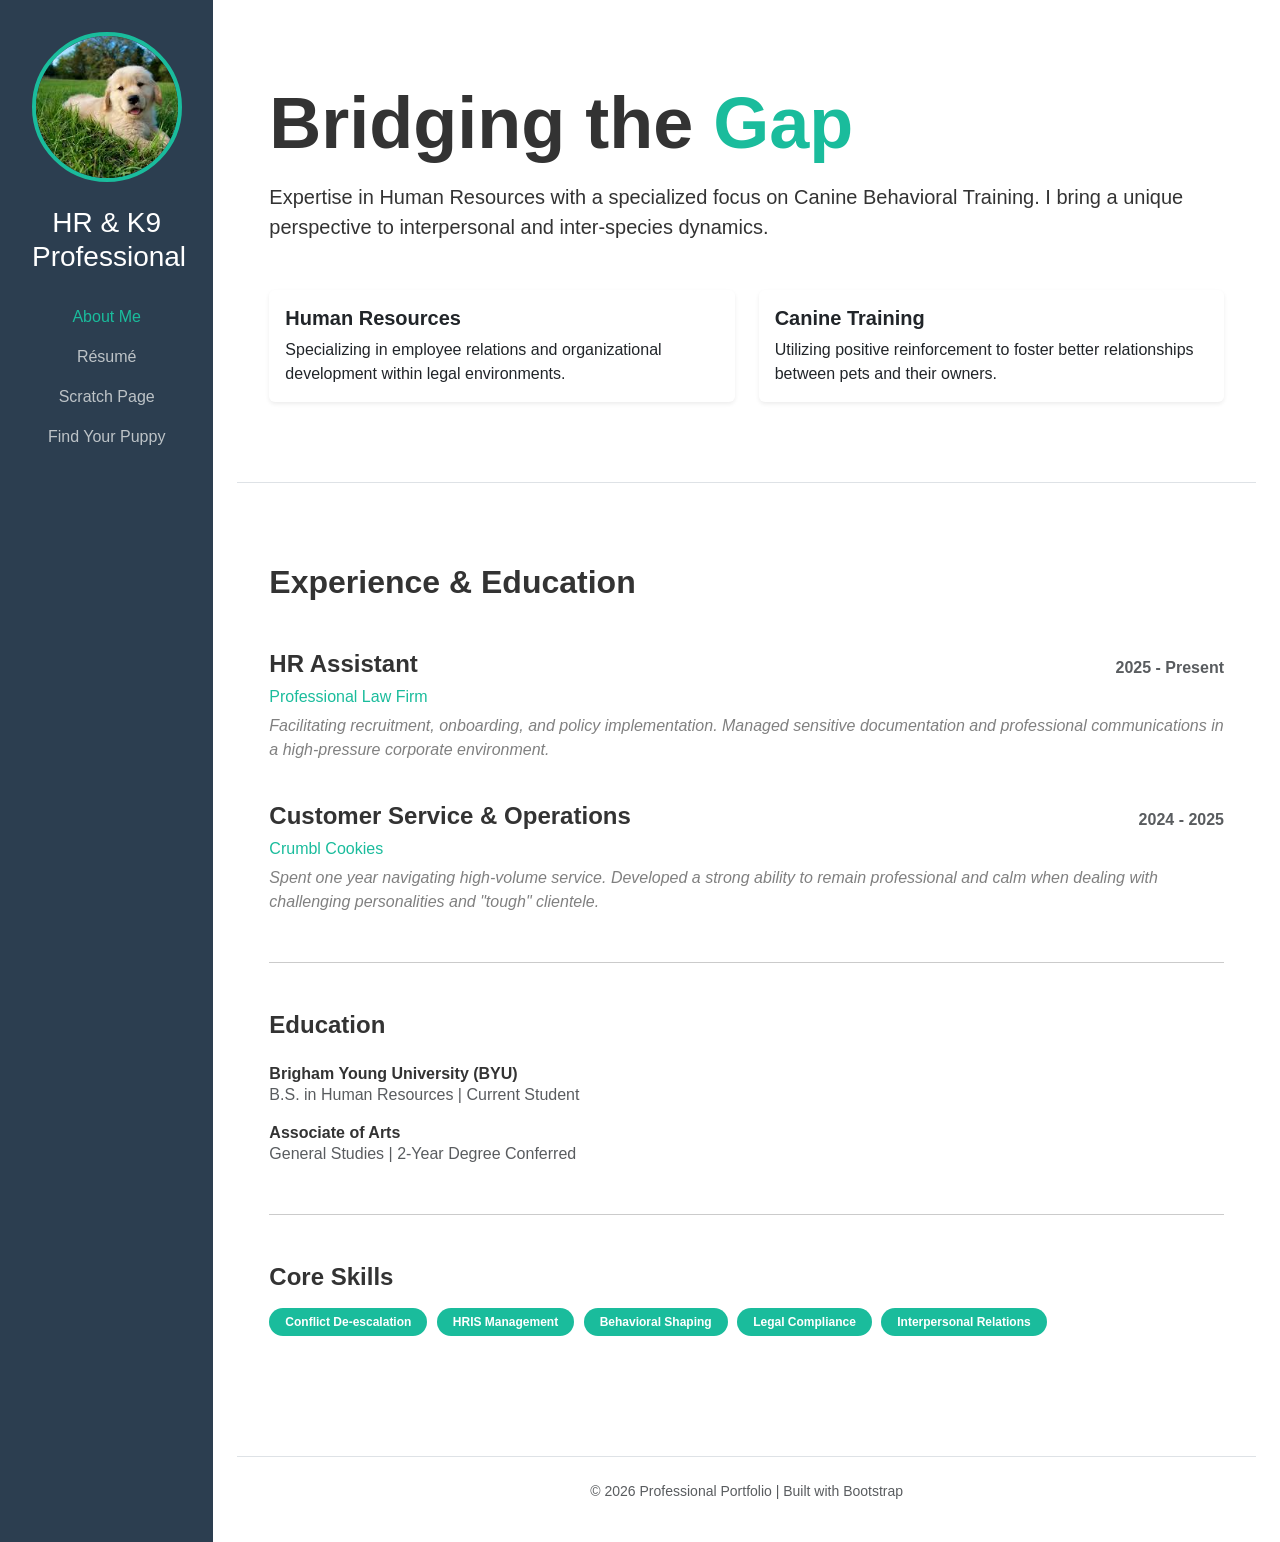
<file: index.html>
<!DOCTYPE html>
<html lang="en">
<head>
    <meta charset="UTF-8">
    <meta name="viewport" content="width=device-width, initial-scale=1.0">
    <title>Professional Portfolio | Dog Training & HR</title>
    <link href="https://cdn.jsdelivr.net/npm/bootstrap@5.3.0/dist/css/bootstrap.min.css" rel="stylesheet">
   <link rel="stylesheet" href="./css/Indexcss.css">
   <style>
        body {
            font-family: 'Segoe UI', Tahoma, Geneva, Verdana, sans-serif;
            color: #333;
        }
        /* Sidebar Styling */
        .sidebar {
            background-color: #2c3e50;
            color: white;
            min-height: 100vh;
            padding: 2rem;
            position: sticky;
            top: 0;
        }
        .sidebar .nav-link {
            color: #bdc3c7;
            padding: 0.5rem 0;
            font-weight: 500;
        }
        .sidebar .nav-link:hover, .sidebar .nav-link.active {
            color: #1abc9c;
        }
        .profile-img {
            width: 150px;
            height: 150px;
            object-fit: cover;
            border: 4px solid #1abc9c;
            margin-bottom: 1.5rem;
        }
        /* Main Content Styling */
        .content-section {
            padding: 5rem 2rem;
            border-bottom: 1px solid #dee2e6;
        }
        .accent-text {
            color: #1abc9c;
        }
        .resume-item {
            margin-bottom: 2.5rem;
        }
        .badge-custom {
            background-color: #1abc9c;
            color: white;
            margin-right: 5px;
        }
    </style>
</head>
<body>

<div class="container-fluid">
    <div class="row">
        <nav class="col-md-3 col-lg-2 d-md-block sidebar text-center">
            <div class="position-sticky">
                <img src="./puppy.jpg" class="rounded-circle profile-img" alt="Profile">
                <h3 class="mb-4">HR & K9 Professional</h3>
                <ul class="nav flex-column" class="font">
                    <li class="nav-item"><a class="nav-link active" href="#about">About Me</a></li>
                    <li class="nav-item"><a class="nav-link" href="#resume">Résumé</a></li>
                    <li class="nav-item"><a class="nav-link" href="./html/Scratch.html">Scratch Page</a></li>
                    <li class="nav-item"><a class="nav-link" href="./html/webapp.html">Find Your Puppy</a></li>

                </ul>
            </div>
        </nav>

        <main class="col-md-9 ms-sm-auto col-lg-10 px-md-4">
            
            <section id="about" class="content-section">
                <h1 class="display-2 fw-bold mb-3">Bridging the <span class="accent-text">Gap</span></h1>
                <p class="lead mb-4">
                    Expertise in Human Resources with a specialized focus on <strong>Canine Behavioral Training</strong>. 
                    I bring a unique perspective to interpersonal and inter-species dynamics.
                </p>
                <div class="row g-4 mt-2">
                    <div class="col-md-6">
                        <div class="card h-100 border-0 shadow-sm">
                            <div class="card-body">
                                <h5 class="card-title fw-bold">Human Resources</h5>
                                <p class="card-text">Specializing in employee relations and organizational development within legal environments.</p>
                            </div>
                        </div>
                    </div>
                    <div class="col-md-6">
                        <div class="card h-100 border-0 shadow-sm">
                            <div class="card-body">
                                <h5 class="card-title fw-bold">Canine Training</h5>
                                <p class="card-text">Utilizing positive reinforcement to foster better relationships between pets and their owners.</p>
                            </div>
                        </div>
                    </div>
                </div>
            </section>

            <section id="resume" class="content-section">
                <h2 class="mb-5 fw-bold">Experience & Education</h2>

                <div class="resume-item">
                    <div class="d-flex justify-content-between align-items-center">
                        <h4 class="fw-bold">HR Assistant</h4>
                        <span class="text-muted fw-bold">2025 - Present</span>
                    </div>
                    <h6 class="accent-text">Professional Law Firm</h6>
                    <p class="other">Facilitating recruitment, onboarding, and policy implementation. Managed sensitive documentation and professional communications in a high-pressure corporate environment.</p>
                </div>

                <div class="resume-item">
                    <div class="d-flex justify-content-between align-items-center">
                        <h4 class="fw-bold">Customer Service & Operations</h4>
                        <span class="text-muted fw-bold">2024 - 2025</span>
                    </div>
                    <h6 class="accent-text">Crumbl Cookies</h6>
                    <p class="other">Spent one year navigating high-volume service. Developed a strong ability to remain professional and calm when dealing with challenging personalities and "tough" clientele.</p>
                </div>

                <hr class="my-5">

                <div class="resume-item">
                    <h4 class="fw-bold">Education</h4>
                    <div class="mt-4">
                        <h6 class="mb-0 fw-bold">Brigham Young University (BYU)</h6>
                        <p class="text-muted">B.S. in Human Resources | Current Student</p>
                    </div>
                    <div class="mt-3">
                        <h6 class="mb-0 fw-bold">Associate of Arts</h6>
                        <p class="text-muted">General Studies | 2-Year Degree Conferred</p>
                    </div>
                </div>

                <hr class="my-5">

                <div class="resume-item">
                    <h4 class="fw-bold mb-3">Core Skills</h4>
                    <div>
                        <span class="badge rounded-pill badge-custom p-2 px-3">Conflict De-escalation</span>
                        <span class="badge rounded-pill badge-custom p-2 px-3">HRIS Management</span>
                        <span class="badge rounded-pill badge-custom p-2 px-3">Behavioral Shaping</span>
                        <span class="badge rounded-pill badge-custom p-2 px-3">Legal Compliance</span>
                        <span class="badge rounded-pill badge-custom p-2 px-3">Interpersonal Relations</span>
                    </div>
                </div>
            </section>

            <footer class="py-4">
                <p class="text-muted text-center small">&copy; 2026 Professional Portfolio | Built with Bootstrap</p>
            </footer>

        </main>
    </div>
</div>

<script src="https://cdn.jsdelivr.net/npm/bootstrap@5.3.0/dist/js/bootstrap.bundle.min.js"></script>
</body>
</html>
</file>
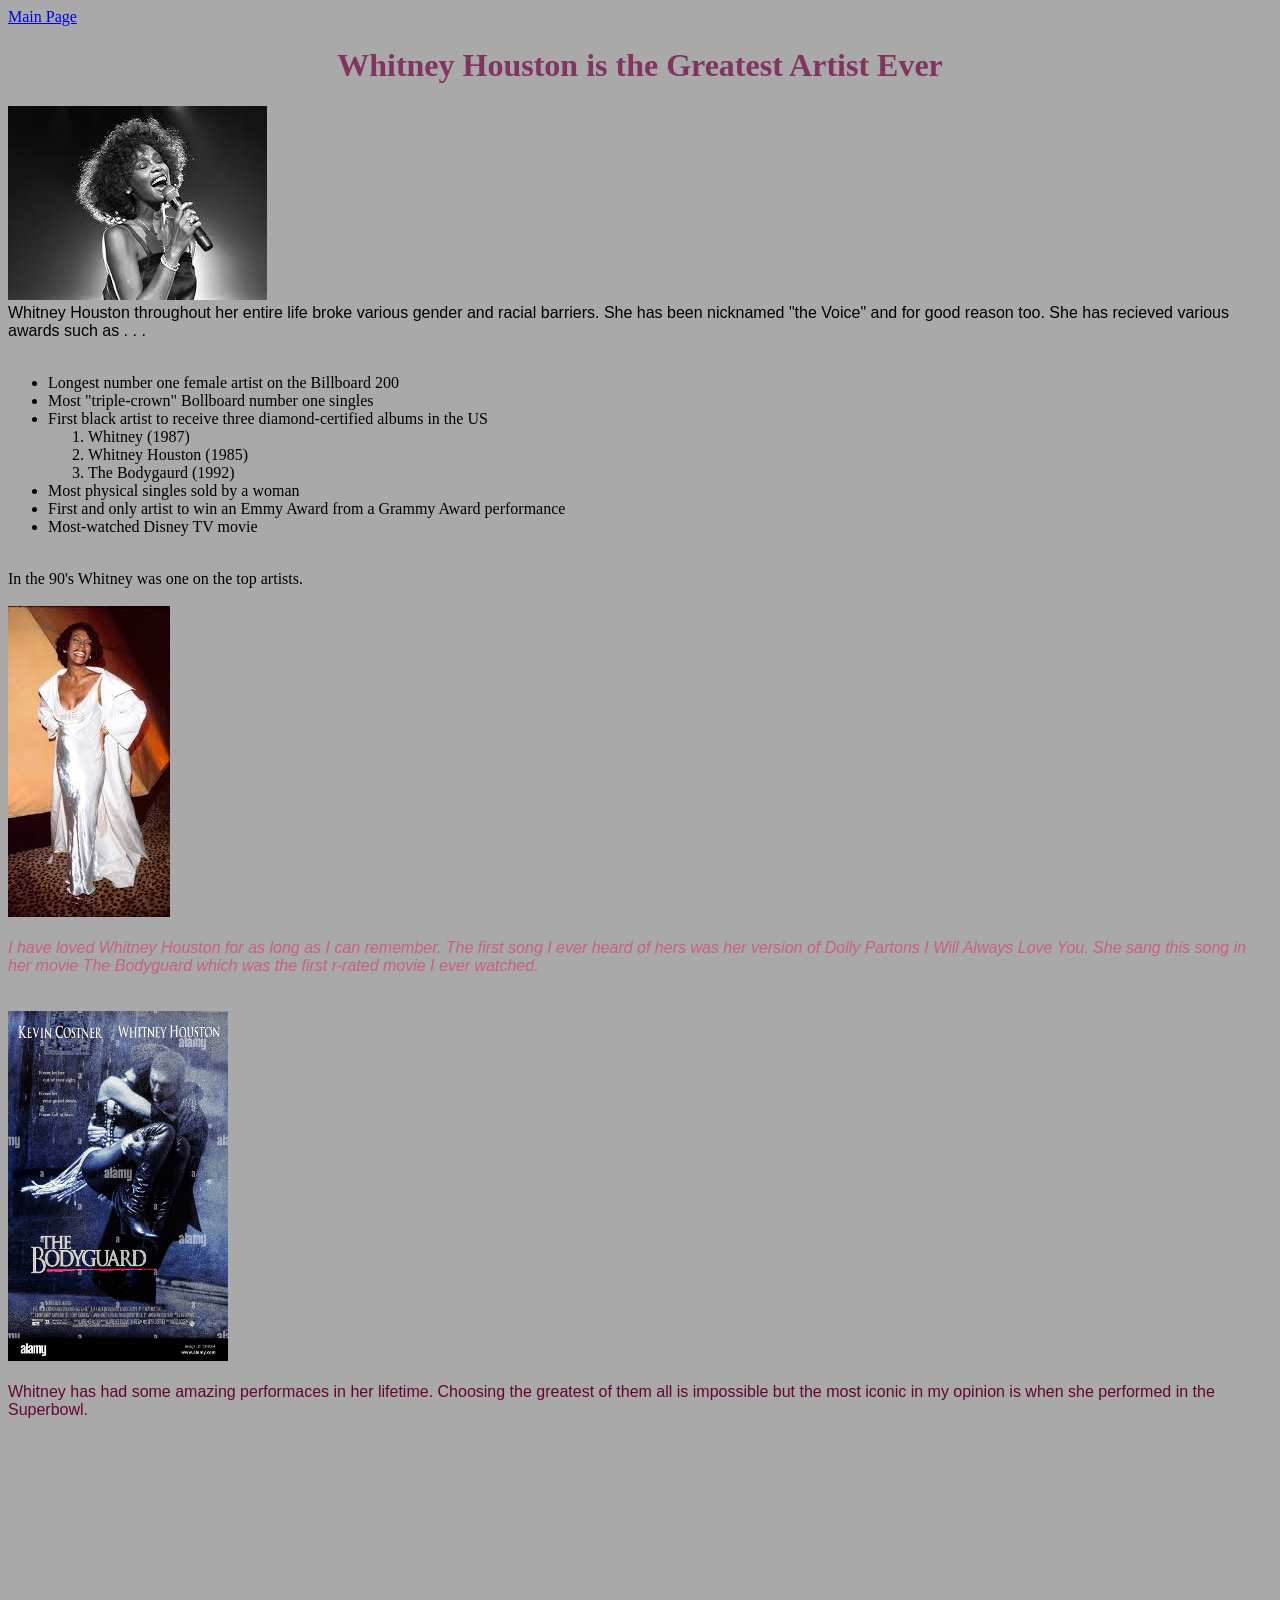
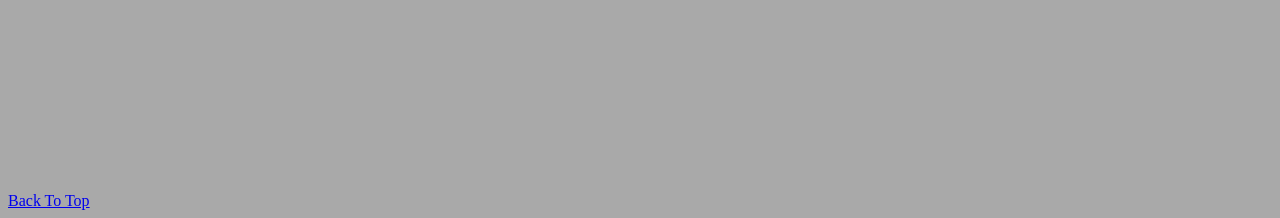
<file: Scratch.html>
<!DOCTYPE html>
<html lang="en">
<head>
    <meta charset="UTF-8">
    <meta name="viewport" content="width=device-width, initial-scale=1.0">
    <title>Document</title>
    <link rel="stylesheet" href="/css/scratch.css">
</head>

<body class="background">
    
    <a href="/index.html">Main Page</a>
    <a href=""></a>
    <a href=""></a>
    

    <h1 class="title" id="Top">Whitney Houston is the Greatest Artist Ever</h1>


<img src="/singing.jpg" alt="singing">
<br>
<div class="para">
    Whitney Houston throughout her entire life broke various gender and racial barriers. She has been nicknamed "the Voice" and for good reason too. She has recieved various awards such as . . .
</div>
    <br>
<ul>
    <li>
        Longest number one female artist on the Billboard 200
        <li>
            Most "triple-crown" Bollboard number one singles
        <LI>First black artist to receive three diamond-certified albums in the US
                </LI>
                <OL>
                    <li>
                        Whitney (1987)
                        <li>
                            Whitney Houston (1985)
                            <li>
                                The Bodygaurd (1992)
                            </li>
                        </li>
                    </li>
                </OL>
                    <li>
Most physical singles sold by a woman
<li class="body">
First and only artist to win an Emmy Award from a Grammy Award performance
<li>
    Most-watched Disney TV movie
</li>
</li>
                </li>
            </li>
        </li>
    </li>




</ul>

<br>
In the 90's Whitney was one on the top artists.
<br>
<div class='tableauPlaceholder' id='viz1776654234783' style='position: relative'><noscript><a href='#'><img alt='Recognizability of 90&#39;s Artists in 2020 by Millenials and Gen-Zs - Andrew Liawan ' src='https:&#47;&#47;public.tableau.com&#47;static&#47;images&#47;SF&#47;SFDHY57FK&#47;1_rss.png' style='border: none' /></a></noscript><object class='tableauViz'  style='display:none;'><param name='host_url' value='https%3A%2F%2Fpublic.tableau.com%2F' /> <param name='embed_code_version' value='3' /> <param name='path' value='shared&#47;SFDHY57FK' /> <param name='toolbar' value='yes' /><param name='static_image' value='https:&#47;&#47;public.tableau.com&#47;static&#47;images&#47;SF&#47;SFDHY57FK&#47;1.png' /> <param name='animate_transition' value='yes' /><param name='display_static_image' value='yes' /><param name='display_spinner' value='yes' /><param name='display_overlay' value='yes' /><param name='display_count' value='yes' /><param name='language' value='en-US' /></object></div>                <script type='text/javascript'>                    var divElement = document.getElementById('viz1776654234783');                    var vizElement = divElement.getElementsByTagName('object')[0];                    if ( divElement.offsetWidth > 800 ) { vizElement.style.width='100%';vizElement.style.height=(divElement.offsetWidth*0.75)+'px';} else if ( divElement.offsetWidth > 500 ) { vizElement.style.width='100%';vizElement.style.height=(divElement.offsetWidth*0.75)+'px';} else { vizElement.style.width='100%';vizElement.style.height='1527px';}                     var scriptElement = document.createElement('script');                    scriptElement.src = 'https://public.tableau.com/javascripts/api/viz_v1.js';                    vizElement.parentNode.insertBefore(scriptElement, vizElement);                </script>
<br>
<img src="/redcarpetvibe.jpg" alt="">
<br>
<br>
<div class="bottom">
I have loved Whitney Houston for as long as I can remember. The first song I ever heard of hers was her version of Dolly Partons I Will Always Love You. She sang this song in her movie The Bodyguard which was the first r-rated movie I ever watched. 
</div>
<br>
<br>
<img src="/thebodyguard.jpg" width="220" height="350" alt="">
<br>
<br>
<div class="lastone">
Whitney has had some amazing performaces in her lifetime. Choosing the greatest of them all is impossible but the most iconic in my opinion is when she performed in the Superbowl.
</div>
<br>
<br>
<iframe width="560" height="315" src="https://www.youtube.com/embed/N_lCmBvYMRs?si=tU_FO-DBLozWQbKd" title="YouTube video player" frameborder="0" allow="accelerometer; autoplay; clipboard-write; encrypted-media; gyroscope; picture-in-picture; web-share" referrerpolicy="strict-origin-when-cross-origin" allowfullscreen></iframe>
<br>
<br>



<a href="#Top">Back To Top</a>
</body>
</html>
</file>
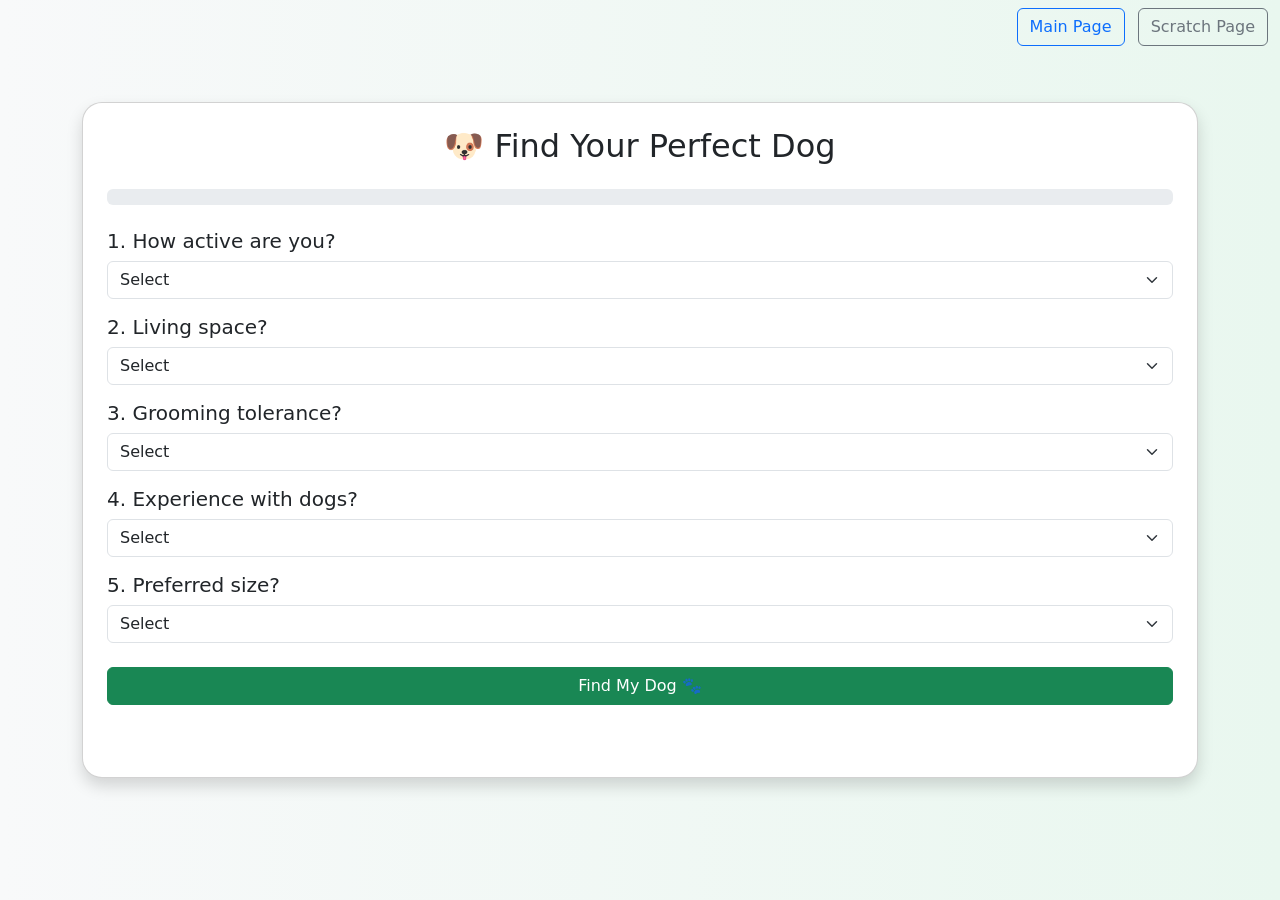
<file: webapp.html>
<!DOCTYPE html>
<html lang="en">
<head>
  <meta charset="UTF-8">
  <title>Dog Match Finder</title>
  <meta name="viewport" content="width=device-width, initial-scale=1">
  <link href="https://cdn.jsdelivr.net/npm/bootstrap@5.3.0/dist/css/bootstrap.min.css" rel="stylesheet">
  <style>
    body {
      background: linear-gradient(to right, #f8f9fa, #e9f7ef);
    }
    .card {
      border-radius: 20px;
    }
    .result-card {
      transition: transform 0.3s;
    }
    .result-card:hover {
      transform: scale(1.05);
    }
  </style>
</head>
<body>
    <nav class="navbar navbar-expand-lg">
  <div class="container-fluid justify-content-end">
    <div>
      <a href="/index.html" class="btn btn-outline-primary me-2">Main Page</a>
      <a href="./Scratch.html" class="btn btn-outline-secondary">Scratch Page</a>
    </div>
  </div>
</nav>

<div class="container py-5">
  <div class="card shadow p-4">
    <h2 class="text-center mb-4">🐶 Find Your Perfect Dog</h2>

    <div class="progress mb-4">
      <div id="progressBar" class="progress-bar" style="width: 0%"></div>
    </div>

    <form id="quizForm">

      <!-- Question 1 -->
      <div class="question">
        <h5>1. How active are you?</h5>
        <select class="form-select" name="activity" required>
          <option value="">Select</option>
          <option value="low">Low (chill lifestyle)</option>
          <option value="medium">Moderate</option>
          <option value="high">Very active</option>
        </select>
      </div>

      <!-- Question 2 -->
      <div class="question mt-3">
        <h5>2. Living space?</h5>
        <select class="form-select" name="space" required>
          <option value="">Select</option>
          <option value="apartment">Apartment</option>
          <option value="house">House</option>
          <option value="farm">Large property</option>
        </select>
      </div>

      <!-- Question 3 -->
      <div class="question mt-3">
        <h5>3. Grooming tolerance?</h5>
        <select class="form-select" name="grooming" required>
          <option value="">Select</option>
          <option value="low">Low</option>
          <option value="medium">Medium</option>
          <option value="high">High</option>
        </select>
      </div>

      <!-- Question 4 -->
      <div class="question mt-3">
        <h5>4. Experience with dogs?</h5>
        <select class="form-select" name="experience" required>
          <option value="">Select</option>
          <option value="new">Beginner</option>
          <option value="some">Some experience</option>
          <option value="expert">Expert</option>
        </select>
      </div>

      <!-- Question 5 -->
      <div class="question mt-3">
        <h5>5. Preferred size?</h5>
        <select class="form-select" name="size" required>
          <option value="">Select</option>
          <option value="small">Small</option>
          <option value="medium">Medium</option>
          <option value="large">Large</option>
        </select>
      </div>

      <button type="submit" class="btn btn-success mt-4 w-100">Find My Dog 🐾</button>
    </form>

    <div id="results" class="mt-5"></div>
  </div>
</div>

<script>
const dogs = [
  {
    name: "Golden Retriever",
    traits: {activity: "high", space: "house", grooming: "high", experience: "some", size: "large"},
    description: "Friendly, loyal, great for active families."
  },
  {
    name: "French Bulldog",
    traits: {activity: "low", space: "apartment", grooming: "low", experience: "new", size: "small"},
    description: "Chill, affectionate, great for apartments."
  },
  {
    name: "Border Collie",
    traits: {activity: "high", space: "farm", grooming: "medium", experience: "expert", size: "medium"},
    description: "Extremely smart, needs lots of exercise."
  },
  {
    name: "Poodle",
    traits: {activity: "medium", space: "house", grooming: "high", experience: "some", size: "medium"},
    description: "Smart, hypoallergenic, stylish."
  },
  {
    name: "Dachshund",
    traits: {activity: "low", space: "apartment", grooming: "low", experience: "new", size: "small"},
    description: "Playful, stubborn, great small companion."
  }
];

document.getElementById("quizForm").addEventListener("submit", function(e) {
  e.preventDefault();

  const formData = new FormData(this);
  let scores = [];

  dogs.forEach(dog => {
    let score = 0;
    for (let [key, value] of formData.entries()) {
      if (dog.traits[key] === value) score += 2;
      else score += 0;
    }
    scores.push({dog, score});
  });

  scores.sort((a, b) => b.score - a.score);

  displayResults(scores.slice(0, 3));
  updateProgress(100);
});

function displayResults(topDogs) {
  const resultsDiv = document.getElementById("results");
  resultsDiv.innerHTML = "<h4>Your Top Matches:</h4>";

  topDogs.forEach(result => {
    resultsDiv.innerHTML += `
      <div class="card result-card mt-3 p-3">
        <h5>${result.dog.name}</h5>
        <p>${result.dog.description}</p>
        <span class="badge bg-success">Match Score: ${result.score}</span>
      </div>
    `;
  });
}

function updateProgress(val) {
  document.getElementById("progressBar").style.width = val + "%";
}

// update progress dynamically
document.querySelectorAll("select").forEach(select => {
  select.addEventListener("change", () => {
    let total = document.querySelectorAll("select").length;
    let filled = [...document.querySelectorAll("select")].filter(s => s.value !== "").length;
    let percent = (filled / total) * 100;
    updateProgress(percent);
  });
});
</script>

</body>
</html>
</file>
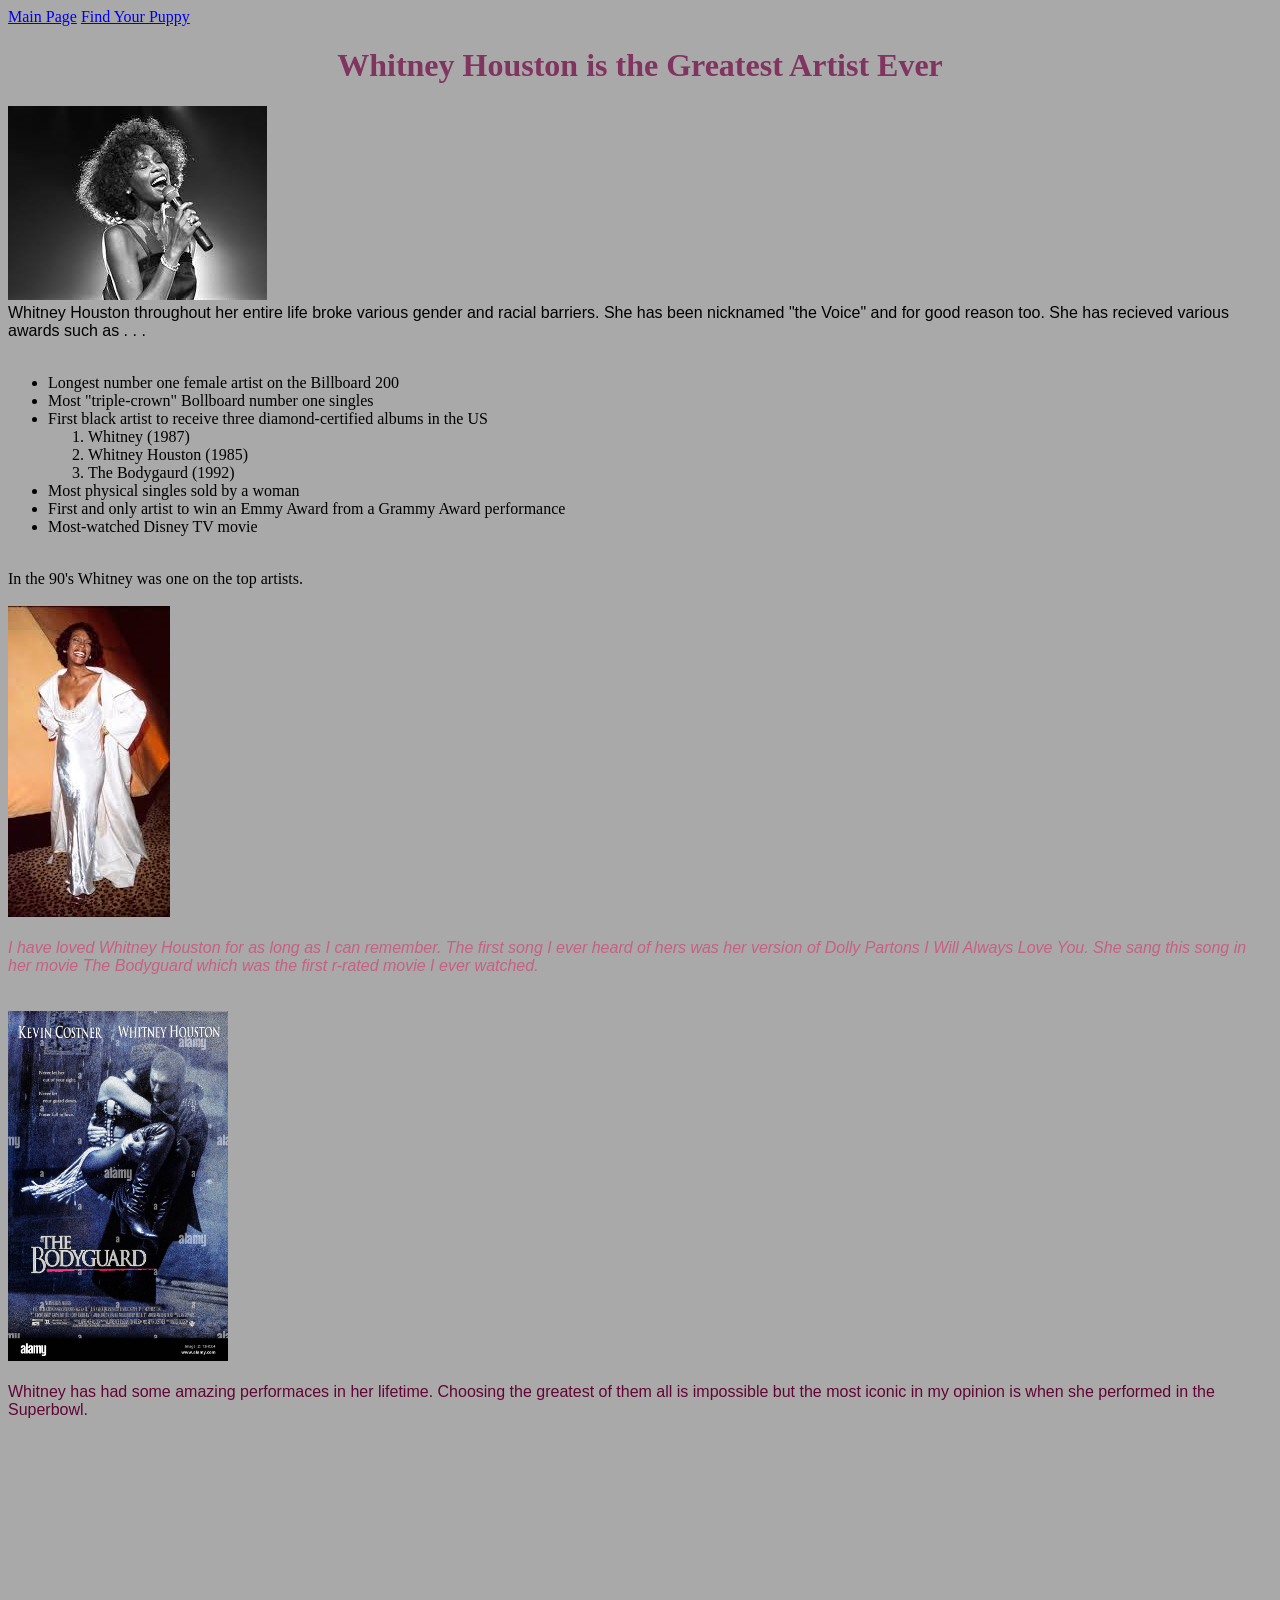
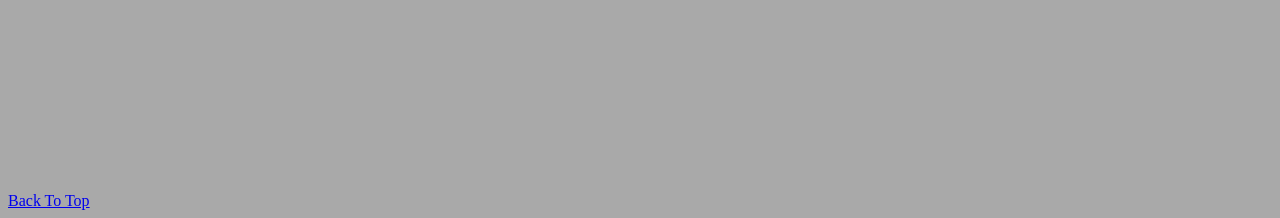
<file: html/Scratch.html>
<!DOCTYPE html>
<html lang="en">
<head>
    <meta charset="UTF-8">
    <meta name="viewport" content="width=device-width, initial-scale=1.0">
    <title>Document</title>
    <link rel="stylesheet" href="../css/scratch.css">
</head>

<body class="background">
    
    <a href="../index.html">Main Page</a>
    <a href="./webapp.html">Find Your Puppy</a>
    <a href=""></a>
    

    <h1 class="title" id="Top">Whitney Houston is the Greatest Artist Ever</h1>


<img src="../singing.jpg" alt="singing">
<br>
<div class="para">
    Whitney Houston throughout her entire life broke various gender and racial barriers. She has been nicknamed "the Voice" and for good reason too. She has recieved various awards such as . . .
</div>
    <br>
<ul>
    <li>
        Longest number one female artist on the Billboard 200
        <li>
            Most "triple-crown" Bollboard number one singles
        <LI>First black artist to receive three diamond-certified albums in the US
                </LI>
                <OL>
                    <li>
                        Whitney (1987)
                        <li>
                            Whitney Houston (1985)
                            <li>
                                The Bodygaurd (1992)
                            </li>
                        </li>
                    </li>
                </OL>
                    <li>
Most physical singles sold by a woman
<li class="body">
First and only artist to win an Emmy Award from a Grammy Award performance
<li>
    Most-watched Disney TV movie
</li>
</li>
                </li>
            </li>
        </li>
    </li>




</ul>

<br>
In the 90's Whitney was one on the top artists.
<br>
<div class='tableauPlaceholder' id='viz1776654234783' style='position: relative'><noscript><a href='#'><img alt='Recognizability of 90&#39;s Artists in 2020 by Millenials and Gen-Zs - Andrew Liawan ' src='https:&#47;&#47;public.tableau.com&#47;static&#47;images&#47;SF&#47;SFDHY57FK&#47;1_rss.png' style='border: none' /></a></noscript><object class='tableauViz'  style='display:none;'><param name='host_url' value='https%3A%2F%2Fpublic.tableau.com%2F' /> <param name='embed_code_version' value='3' /> <param name='path' value='shared&#47;SFDHY57FK' /> <param name='toolbar' value='yes' /><param name='static_image' value='https:&#47;&#47;public.tableau.com&#47;static&#47;images&#47;SF&#47;SFDHY57FK&#47;1.png' /> <param name='animate_transition' value='yes' /><param name='display_static_image' value='yes' /><param name='display_spinner' value='yes' /><param name='display_overlay' value='yes' /><param name='display_count' value='yes' /><param name='language' value='en-US' /></object></div>                <script type='text/javascript'>                    var divElement = document.getElementById('viz1776654234783');                    var vizElement = divElement.getElementsByTagName('object')[0];                    if ( divElement.offsetWidth > 800 ) { vizElement.style.width='100%';vizElement.style.height=(divElement.offsetWidth*0.75)+'px';} else if ( divElement.offsetWidth > 500 ) { vizElement.style.width='100%';vizElement.style.height=(divElement.offsetWidth*0.75)+'px';} else { vizElement.style.width='100%';vizElement.style.height='1527px';}                     var scriptElement = document.createElement('script');                    scriptElement.src = 'https://public.tableau.com/javascripts/api/viz_v1.js';                    vizElement.parentNode.insertBefore(scriptElement, vizElement);                </script>
<br>
<img src="../redcarpetvibe.jpg" alt="">
<br>
<br>
<div class="bottom">
I have loved Whitney Houston for as long as I can remember. The first song I ever heard of hers was her version of Dolly Partons I Will Always Love You. She sang this song in her movie The Bodyguard which was the first r-rated movie I ever watched. 
</div>
<br>
<br>
<img src="../thebodyguard.jpg" width="220" height="350" alt="">
<br>
<br>
<div class="lastone">
Whitney has had some amazing performaces in her lifetime. Choosing the greatest of them all is impossible but the most iconic in my opinion is when she performed in the Superbowl.
</div>
<br>
<br>
<iframe width="560" height="315" src="https://www.youtube.com/embed/N_lCmBvYMRs?si=tU_FO-DBLozWQbKd" title="YouTube video player" frameborder="0" allow="accelerometer; autoplay; clipboard-write; encrypted-media; gyroscope; picture-in-picture; web-share" referrerpolicy="strict-origin-when-cross-origin" allowfullscreen></iframe>
<br>
<br>



<a href="#Top">Back To Top</a>
</body>
</html>
</file>
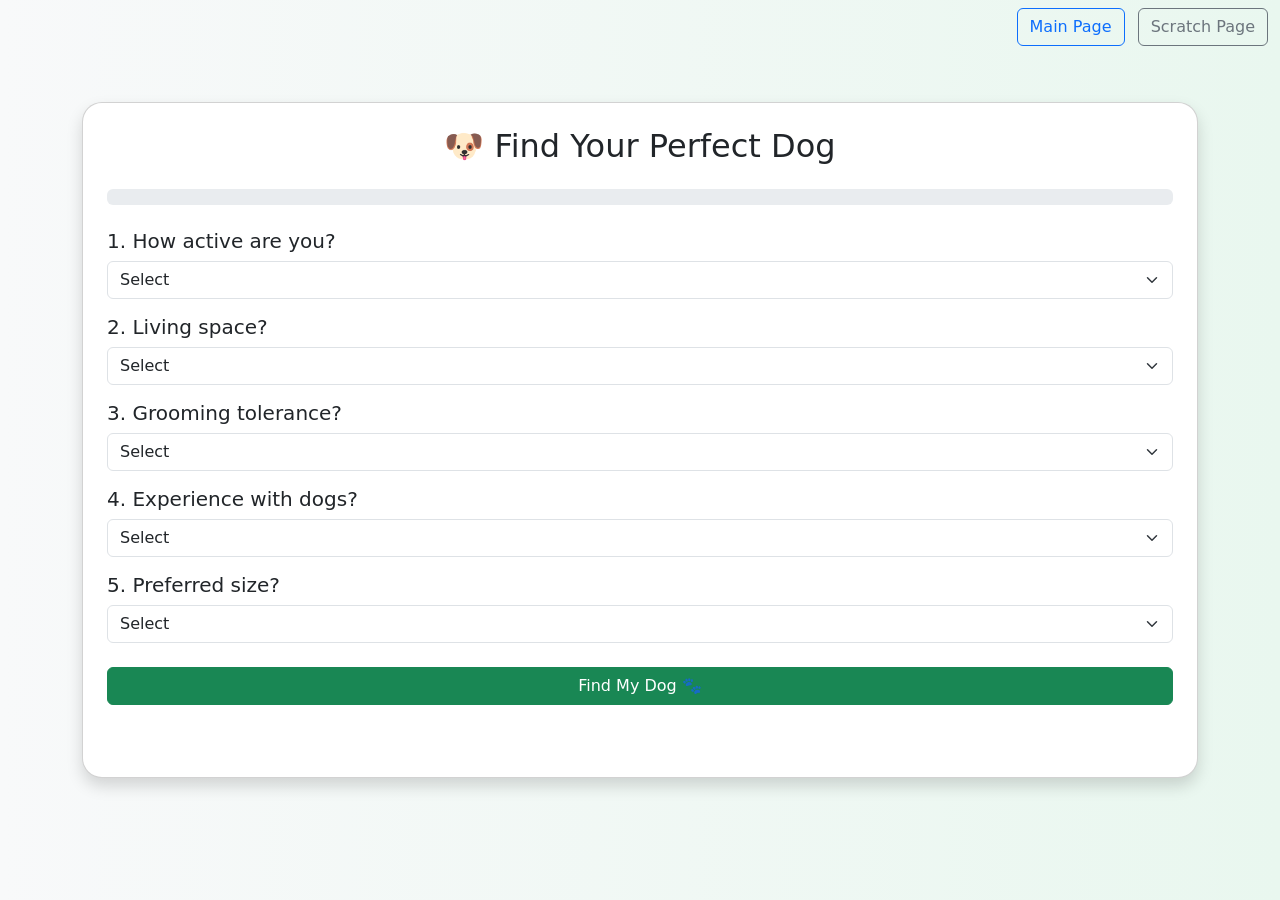
<file: html/webapp.html>
<!DOCTYPE html>
<html lang="en">
<head>
  <meta charset="UTF-8">
  <title>Dog Match Finder</title>
  <meta name="viewport" content="width=device-width, initial-scale=1">
  <link href="https://cdn.jsdelivr.net/npm/bootstrap@5.3.0/dist/css/bootstrap.min.css" rel="stylesheet">
  <style>
    body {
      background: linear-gradient(to right, #f8f9fa, #e9f7ef);
    }
    .card {
      border-radius: 20px;
    }
    .result-card {
      transition: transform 0.3s;
    }
    .result-card:hover {
      transform: scale(1.05);
    }
  </style>
</head>
<body>
    <nav class="navbar navbar-expand-lg">
  <div class="container-fluid justify-content-end">
    <div>
      <a href="../index.html" class="btn btn-outline-primary me-2">Main Page</a>
      <a href="./Scratch.html" class="btn btn-outline-secondary">Scratch Page</a>
    </div>
  </div>
</nav>

<div class="container py-5">
  <div class="card shadow p-4">
    <h2 class="text-center mb-4">🐶 Find Your Perfect Dog</h2>

    <div class="progress mb-4">
      <div id="progressBar" class="progress-bar" style="width: 0%"></div>
    </div>

    <form id="quizForm">

      <!-- Question 1 -->
      <div class="question">
        <h5>1. How active are you?</h5>
        <select class="form-select" name="activity" required>
          <option value="">Select</option>
          <option value="low">Low (chill lifestyle)</option>
          <option value="medium">Moderate</option>
          <option value="high">Very active</option>
        </select>
      </div>

      <!-- Question 2 -->
      <div class="question mt-3">
        <h5>2. Living space?</h5>
        <select class="form-select" name="space" required>
          <option value="">Select</option>
          <option value="apartment">Apartment</option>
          <option value="house">House</option>
          <option value="farm">Large property</option>
        </select>
      </div>

      <!-- Question 3 -->
      <div class="question mt-3">
        <h5>3. Grooming tolerance?</h5>
        <select class="form-select" name="grooming" required>
          <option value="">Select</option>
          <option value="low">Low</option>
          <option value="medium">Medium</option>
          <option value="high">High</option>
        </select>
      </div>

      <!-- Question 4 -->
      <div class="question mt-3">
        <h5>4. Experience with dogs?</h5>
        <select class="form-select" name="experience" required>
          <option value="">Select</option>
          <option value="new">Beginner</option>
          <option value="some">Some experience</option>
          <option value="expert">Expert</option>
        </select>
      </div>

      <!-- Question 5 -->
      <div class="question mt-3">
        <h5>5. Preferred size?</h5>
        <select class="form-select" name="size" required>
          <option value="">Select</option>
          <option value="small">Small</option>
          <option value="medium">Medium</option>
          <option value="large">Large</option>
        </select>
      </div>

      <button type="submit" class="btn btn-success mt-4 w-100">Find My Dog 🐾</button>
    </form>

    <div id="results" class="mt-5"></div>
  </div>
</div>

<script>
const dogs = [
  {
    name: "Golden Retriever",
    traits: {activity: "high", space: "house", grooming: "high", experience: "some", size: "large"},
    description: "Friendly, loyal, great for active families."
  },
  {
    name: "French Bulldog",
    traits: {activity: "low", space: "apartment", grooming: "low", experience: "new", size: "small"},
    description: "Chill, affectionate, great for apartments."
  },
  {
    name: "Border Collie",
    traits: {activity: "high", space: "farm", grooming: "medium", experience: "expert", size: "medium"},
    description: "Extremely smart, needs lots of exercise."
  },
  {
    name: "Poodle",
    traits: {activity: "medium", space: "house", grooming: "high", experience: "some", size: "medium"},
    description: "Smart, hypoallergenic, stylish."
  },
  {
    name: "Dachshund",
    traits: {activity: "low", space: "apartment", grooming: "low", experience: "new", size: "small"},
    description: "Playful, stubborn, great small companion."
  }
];

document.getElementById("quizForm").addEventListener("submit", function(e) {
  e.preventDefault();

  const formData = new FormData(this);
  let scores = [];

  dogs.forEach(dog => {
    let score = 0;
    for (let [key, value] of formData.entries()) {
      if (dog.traits[key] === value) score += 2;
      else score += 0;
    }
    scores.push({dog, score});
  });

  scores.sort((a, b) => b.score - a.score);

  displayResults(scores.slice(0, 3));
  updateProgress(100);
});

function displayResults(topDogs) {
  const resultsDiv = document.getElementById("results");
  resultsDiv.innerHTML = "<h4>Your Top Matches:</h4>";

  topDogs.forEach(result => {
    resultsDiv.innerHTML += `
      <div class="card result-card mt-3 p-3">
        <h5>${result.dog.name}</h5>
        <p>${result.dog.description}</p>
        <span class="badge bg-success">Match Score: ${result.score}</span>
      </div>
    `;
  });
}

function updateProgress(val) {
  document.getElementById("progressBar").style.width = val + "%";
}

// update progress dynamically
document.querySelectorAll("select").forEach(select => {
  select.addEventListener("change", () => {
    let total = document.querySelectorAll("select").length;
    let filled = [...document.querySelectorAll("select")].filter(s => s.value !== "").length;
    let percent = (filled / total) * 100;
    updateProgress(percent);
  });
});
</script>

</body>
</html>
</file>
<file: css/Indexcss.css>
.font {
    font-family: Impact, Haettenschweiler, 'Arial Narrow Bold', sans-serif ;
}


.other {

    font-style: italic;
    color: gray;
}
</file>
<file: css/scratch.css>
.title{
color: rgb(129, 52, 96);
text-align: center;


}
.para{
    font-family: 'Lucida Sans', 'Lucida Sans Regular', 'Lucida Grande', 'Lucida Sans Unicode', Geneva, Verdana, sans-serif;
}

.background{
background-color: darkgray;
}

.bottom{
font-family: Verdana, Geneva, Tahoma, sans-serif;
color: rgba(230, 26, 94, 0.511);
font-style: bold;
font-style: italic;
}

.lastone{
font-family: Verdana, Geneva, Tahoma, sans-serif;
color: rgb(99, 5, 52);
font-style: bold;
}
</file>
